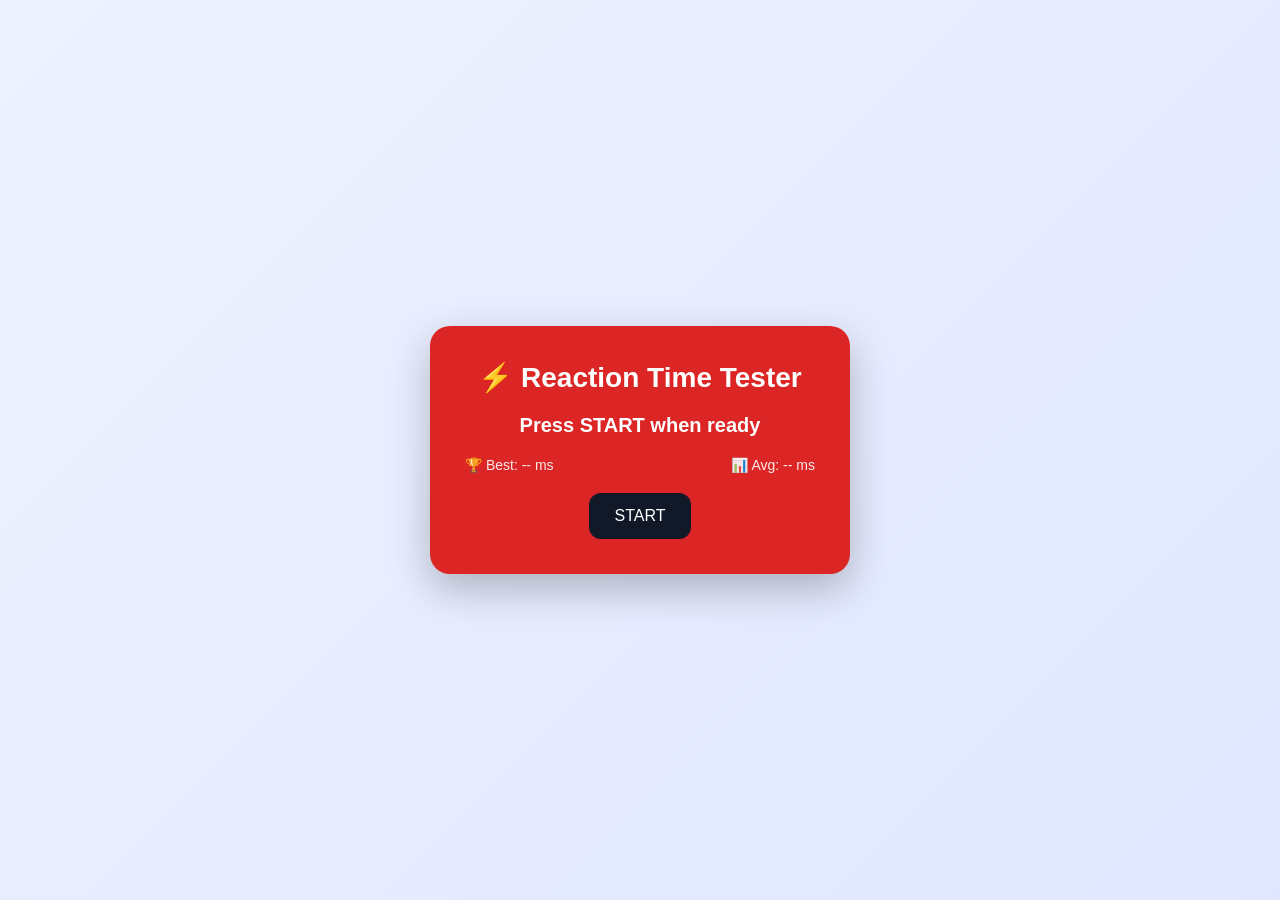
<file: reaction-time-tester/index.html>
<!DOCTYPE html>
<html lang="en">
<head>
  <meta charset="UTF-8" />
  <title>Reaction Time Tester</title>
  <link rel="stylesheet" href="style.css" />
</head>
<body>

  <div class="reaction-container">
    <div class="reaction-card" id="card">
      <h2>⚡ Reaction Time Tester</h2>

      <p id="status">Press START when ready</p>

      <div class="stats">
        <span id="best">🏆 Best: -- ms</span>
        <span id="avg">📊 Avg: -- ms</span>
      </div>

      <button id="startBtn">START</button>
    </div>
  </div>

  <script src="script.js"></script>
</body>
</html>
</file>
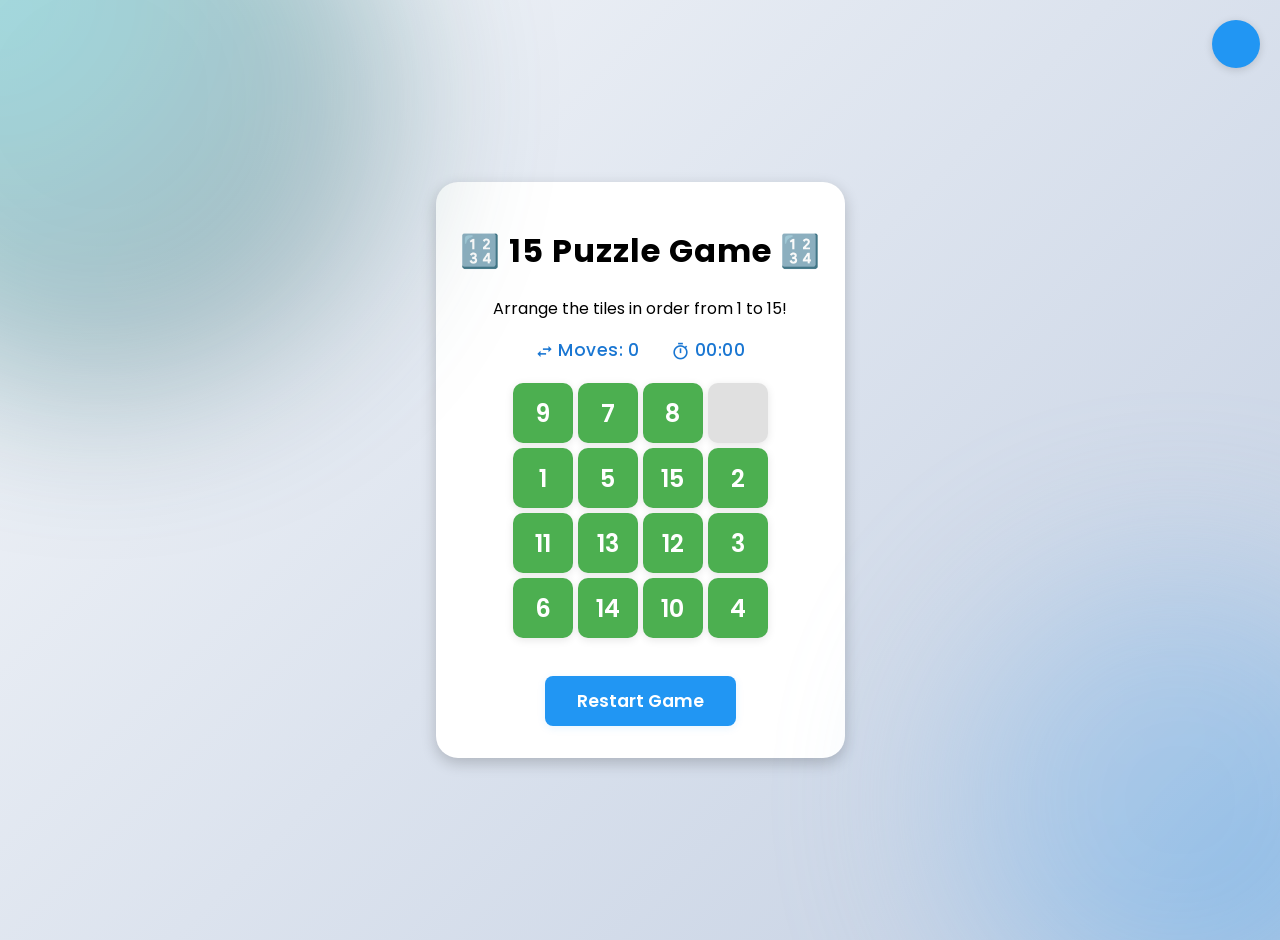
<file: projects/15 Sliding Puzzle/index.html>
<!DOCTYPE html>
<html lang="en">
  <head>
    <meta charset="UTF-8" />
    <meta name="viewport" content="width=device-width, initial-scale=1.0" />
    <title>15 Puzzle Game</title>
    <link rel="stylesheet" href="style.css" />
    <!-- Google Fonts for Material Icons and Poppins font -->
    <link
      href="https://fonts.googleapis.com/icon?family=Material+Icons"
      rel="stylesheet"
    />
    <link
      href="https://fonts.googleapis.com/css2?family=Poppins:wght@400;600;700&display=swap"
      rel="stylesheet"
    />
  </head>
  <body>
    <button id="toggle-dark" class="toggle-dark-btn">
      <span id="toggle-dark-icon" class="material-icons">dark_mode</span>
    </button>
    <div class="container">
      <h1>🔢 15 Puzzle Game 🔢</h1>
      <p>Arrange the tiles in order from 1 to 15!</p>
      <div class="game-stats">
        <span id="move-counter"
          ><span
            class="material-icons"
            style="font-size: 1.1em; vertical-align: middle"
            >swap_horiz</span
          >
          Moves: 0</span
        >
        <span id="timer"
          ><span
            class="material-icons"
            style="font-size: 1.1em; vertical-align: middle"
            >timer</span
          >
          00:00</span
        >
      </div>
      <div id="puzzle" class="puzzle"></div>
      <h2 id="message"></h2>
      <button id="restart">Restart Game</button>
      <div
        id="confetti-canvas"
        style="
          position: absolute;
          left: 0;
          top: 0;
          width: 100%;
          height: 100%;
          pointer-events: none;
          z-index: 10;
          display: none;
        "
      ></div>
    </div>

    <script src="script.js"></script>
    <script>
      // Theme toggle logic: initialize from main site, then standalone
      const toggleDarkBtn = document.getElementById("toggle-dark");
      const toggleDarkIcon = document.getElementById("toggle-dark-icon");
      const html = document.documentElement;

      function setThemeByName(theme) {
        if (theme === "dark") {
          document.body.classList.add("dark-mode");
          toggleDarkIcon.textContent = "light_mode";
        } else {
          document.body.classList.remove("dark-mode");
          toggleDarkIcon.textContent = "dark_mode";
        }
        html.setAttribute("data-theme", theme);
      }

      // Prefer gameTheme, else use main site theme
      const savedGameTheme = localStorage.getItem("gameTheme");
      const mainSiteTheme = localStorage.getItem("theme") || "light";
      const initialTheme = savedGameTheme || mainSiteTheme;
      setThemeByName(initialTheme);

      toggleDarkBtn.addEventListener("click", () => {
        const currentTheme =
          html.getAttribute("data-theme") === "dark" ? "dark" : "light";
        const newTheme = currentTheme === "dark" ? "light" : "dark";
        setThemeByName(newTheme);
        localStorage.setItem("gameTheme", newTheme);
      });
    </script>
  </body>
</html>
</file>
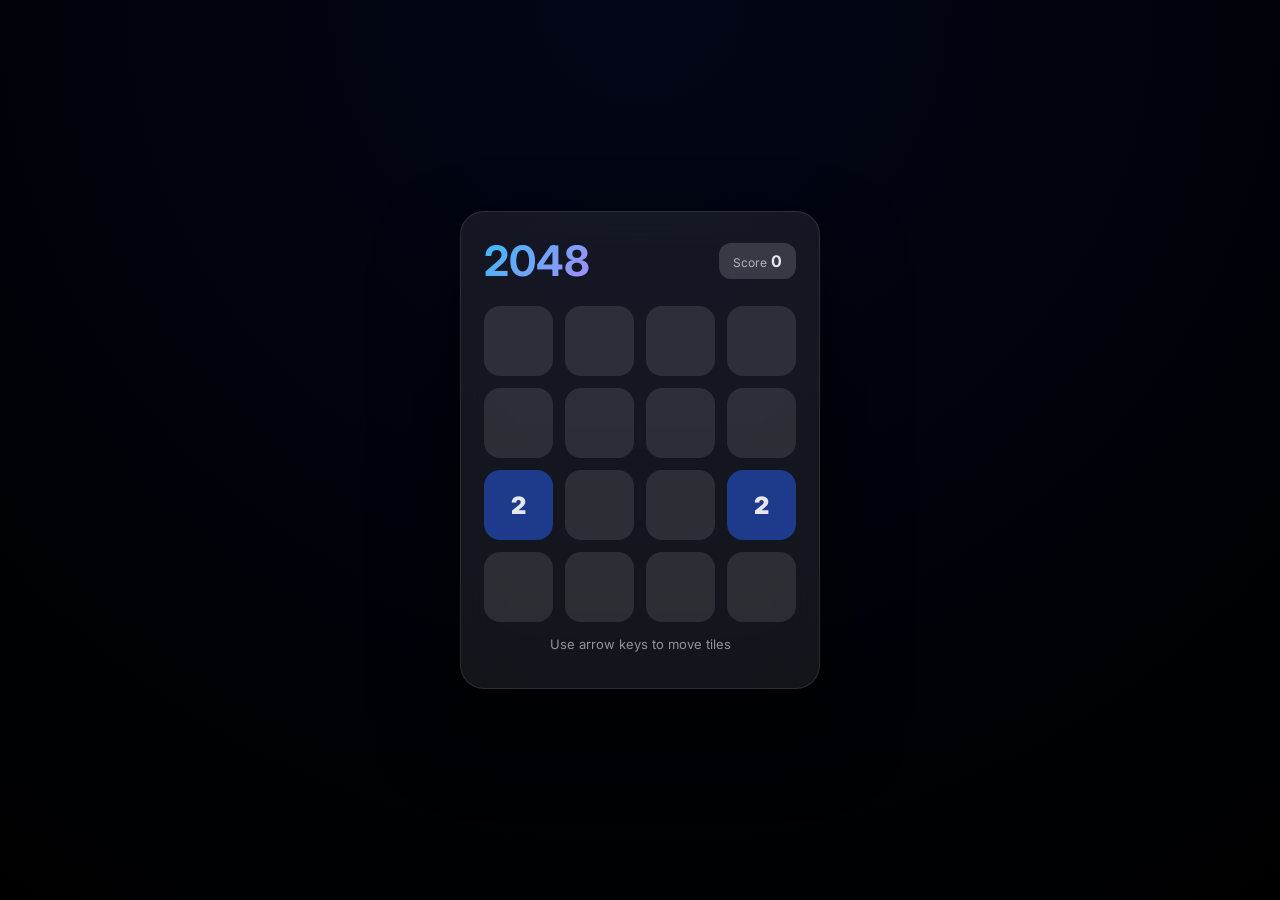
<file: projects/2048-puzzle/index.html>
<!DOCTYPE html>
<html lang="en">
<head>
  <meta charset="UTF-8" />
  <title>2048 – Luxury Edition</title>
  <link rel="stylesheet" href="style.css" />
  <link href="https://fonts.googleapis.com/css2?family=Inter:wght@500;700;900&display=swap" rel="stylesheet">
</head>
<body>

<div class="app">
  <header>
    <h1>2048</h1>
    <div class="score-box">
      <span>Score</span>
      <strong id="score">0</strong>
    </div>
  </header>

  <div class="board" id="board"></div>

  <div id="game-over" class="game-over">
    <h2>Game Over</h2>
  </div>

  <p class="hint">Use arrow keys to move tiles</p>
</div>

<script src="script.js"></script>
</body>
</html>
</file>
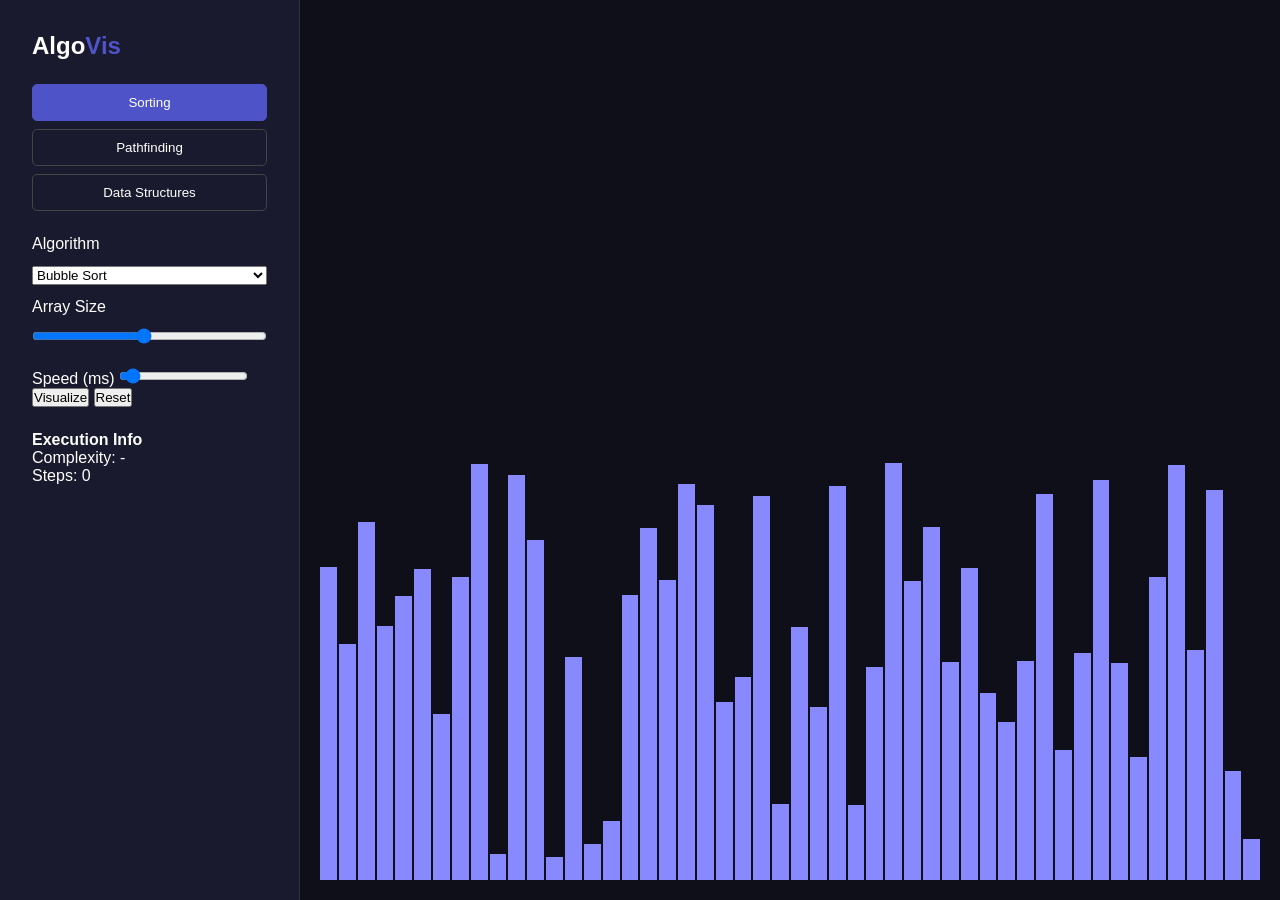
<file: projects/AlgoVis/index.html>
<!DOCTYPE html>
<html lang="en">
<head>
    <meta charset="UTF-8">
    <meta name="viewport" content="width=device-width, initial-scale=1.0">
    <title>AlgoVis | Algorithm Visualizer</title>
    <link rel="stylesheet" href="style.css">
</head>
<body>
    <div class="app-container">
        <aside class="sidebar">
            <div class="logo">
                <h2>Algo<span>Vis</span></h2>
            </div>

            <nav class="menu-tabs">
                <button class="tab-btn active" data-tab="sorting">Sorting</button>
                <button class="tab-btn" data-tab="pathfinding">Pathfinding</button>
                <button class="tab-btn" data-tab="ds">Data Structures</button>
            </nav>

            <div class="control-group" id="sorting-controls">
                <label>Algorithm</label>
                <select id="sort-algo">
                    <option value="bubble">Bubble Sort</option>
                    <option value="selection">Selection Sort</option>
                    <option value="insertion">Insertion Sort</option>
                    <option value="quick">Quick Sort</option>
                    <option value="merge">Merge Sort</option>
                </select>
                <label>Array Size</label>
                <input type="range" id="sort-size" min="5" max="100" value="50">
            </div>

            <div class="control-group hidden" id="path-controls">
                <label>Algorithm</label>
                <select id="path-algo">
                    <option value="dijkstra">Dijkstra's</option>
                    <option value="bfs">Breadth First Search</option>
                    <option value="dfs">Depth First Search</option>
                </select>
                <button id="clear-grid">Clear Walls</button>
            </div>

            <div class="settings">
                <label>Speed (ms)</label>
                <input type="range" id="speed" min="1" max="1000" value="50" step="10">
                <div class="btn-cluster">
                    <button id="start-btn" class="primary-btn">Visualize</button>
                    <button id="reset-btn">Reset</button>
                </div>
            </div>

            <div class="stats-box">
                <h4>Execution Info</h4>
                <p>Complexity: <span id="complexity-label">-</span></p>
                <p>Steps: <span id="step-counter">0</span></p>
            </div>
        </aside>

        <main class="stage">
            <div id="sorting-container" class="viz-layer"></div>
            <div id="path-container" class="viz-layer hidden"></div>
            <div id="ds-container" class="viz-layer hidden">
                <div class="ds-controls">
                    <input type="text" id="ds-input" placeholder="Value" title="Enter a value to push or enqueue">
                    <button id="stack-push" title="Push a value onto the stack">Push</button>
                    <button id="stack-pop" title="Pop a value from the stack">Pop</button>
                    <button id="queue-enq" title="Enqueue a value into the queue">Enqueue</button>
                    <button id="queue-deq" title="Dequeue a value from the queue">Dequeue</button>
                </div>
                <div id="ds-visual-area"></div>
            </div>
        </main>
    </div>
    <script src="script.js"></script>
</body>
</html>
</file>
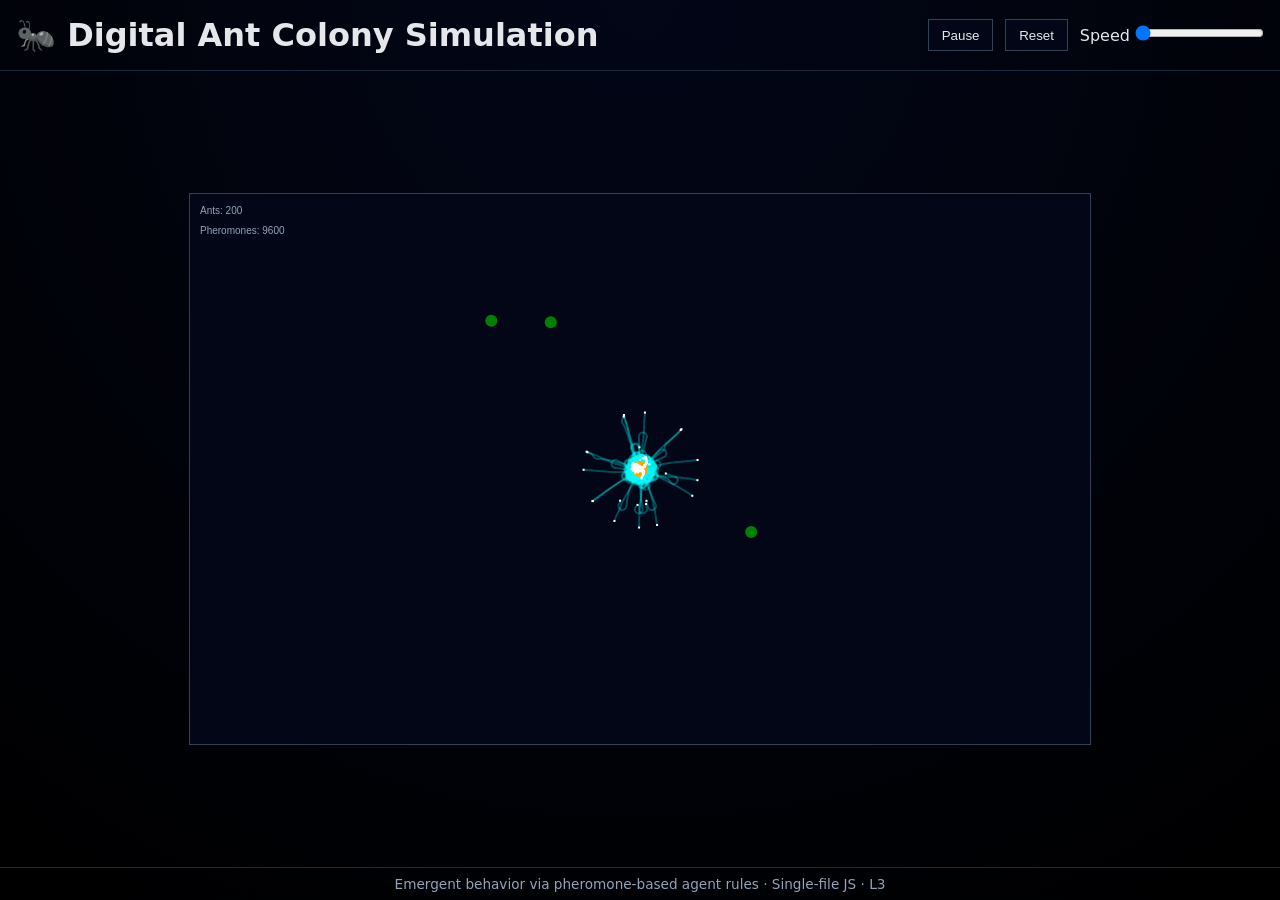
<file: projects/ant-colony-simulation/index.html>
<!DOCTYPE html>
<html lang="en">
<head>
  <meta charset="UTF-8" />
  <title>Digital Ant Colony Simulation</title>
  <link rel="stylesheet" href="style.css" />
</head>
<body>

  <header>
    <h1>🐜 Digital Ant Colony Simulation</h1>
    <div class="controls">
      <button id="toggle">Pause</button>
      <button id="reset">Reset</button>
      <label>
        Speed
        <input type="range" id="speed" min="1" max="5" value="1" />
      </label>
    </div>
  </header>

  <main>
    <canvas id="canvas"></canvas>
  </main>

  <footer>
    <p>Emergent behavior via pheromone-based agent rules · Single-file JS · L3</p>
  </footer>

  <script src="script.js"></script>
</body>
</html>
</file>
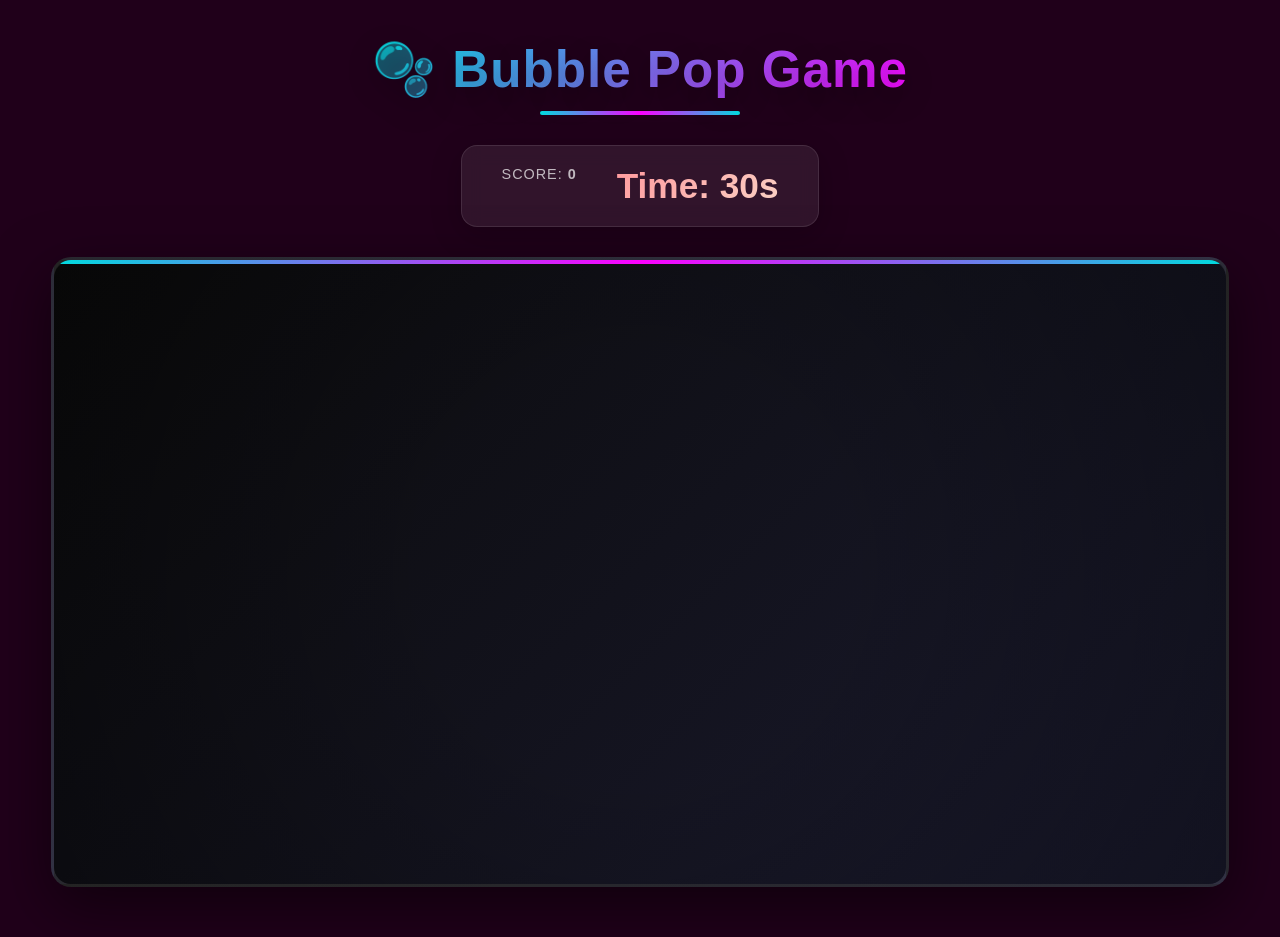
<file: projects/BubblePop/index.html>
<!DOCTYPE html>
<html lang="en">
<head>
  <meta charset="UTF-8">
  <title>Bubble Pop Game</title>
  <link rel="stylesheet" href="style.css">
</head>
<body>

<h1>🫧 Bubble Pop Game</h1>

<div class="stats">
  <span>Score: <b id="score">0</b></span>
  <span>Time: <b id="time">30</b>s</span>
</div>

<div id="gameArea"></div>

<div class="game-over" id="gameOver">
  <h2>Game Over 🎮</h2>
  <p>Your Score: <span id="finalScore"></span></p>
  <button onclick="restartGame()">Play Again</button>
</div>

<script src="script.js"></script>
</body>
</html>
</file>
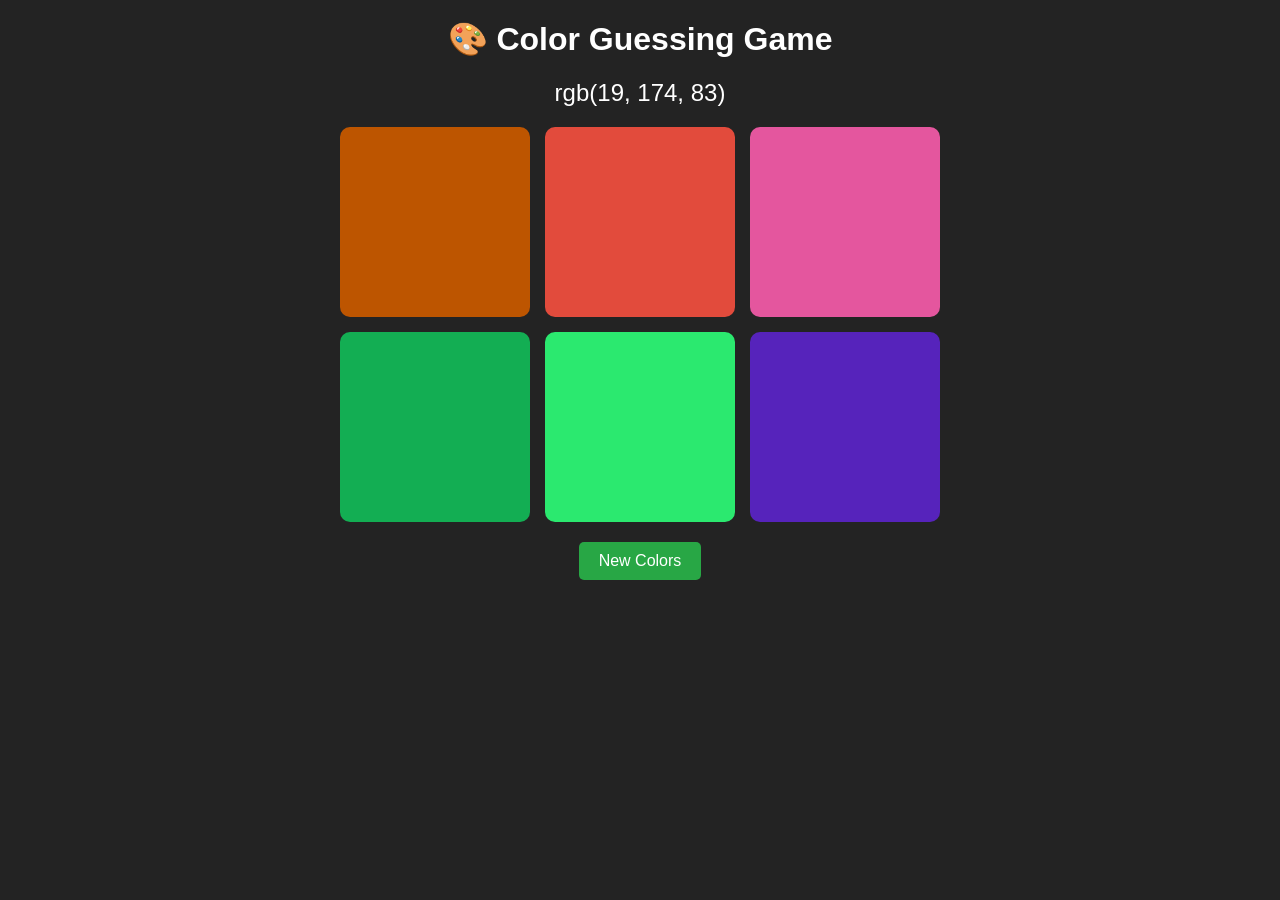
<file: projects/Color Guessing Game/index.html>
<!DOCTYPE html>
<html lang="en">
<head>
  <meta charset="UTF-8">
  <title>Color Guessing Game</title>
  <link rel="stylesheet" href="style.css">
</head>
<body>

  <h1>🎨 Color Guessing Game</h1>
  <p id="colorDisplay">RGB(?, ?, ?)</p>

  <div id="message"></div>

  <div class="container">
    <div class="color-box"></div>
    <div class="color-box"></div>
    <div class="color-box"></div>
    <div class="color-box"></div>
    <div class="color-box"></div>
    <div class="color-box"></div>
  </div>

  <button id="reset">New Colors</button>

  <script src="script.js"></script>
</body>
</html>
</file>
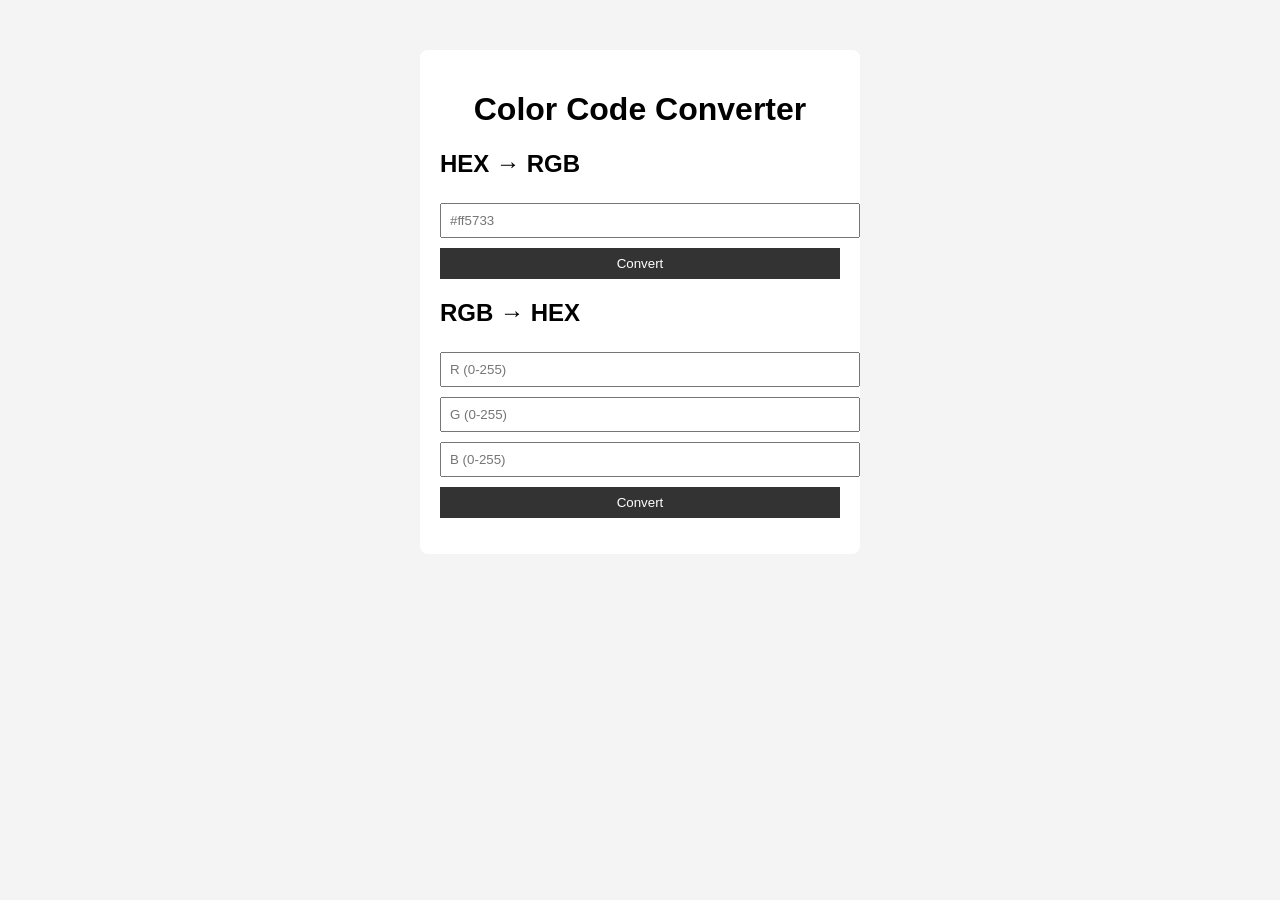
<file: projects/color-code-converter/index.html>
<!DOCTYPE html>
<html lang="en">
<head>
  <meta charset="UTF-8" />
  <title>Color Code Converter</title>
  <link rel="stylesheet" href="style.css" />
</head>
<body>

  <div class="container">
    <h1>Color Code Converter</h1>

    <div class="section">
      <h2>HEX → RGB</h2>
      <input type="text" id="hexInput" placeholder="#ff5733" />
      <button onclick="hexToRgb()">Convert</button>
      <p id="rgbOutput"></p>
    </div>

    <div class="section">
      <h2>RGB → HEX</h2>
      <input type="number" id="r" placeholder="R (0-255)" />
      <input type="number" id="g" placeholder="G (0-255)" />
      <input type="number" id="b" placeholder="B (0-255)" />
      <button onclick="rgbToHex()">Convert</button>
      <p id="hexOutput"></p>
    </div>
  </div>

  <script src="script.js"></script>
</body>
</html>
</file>
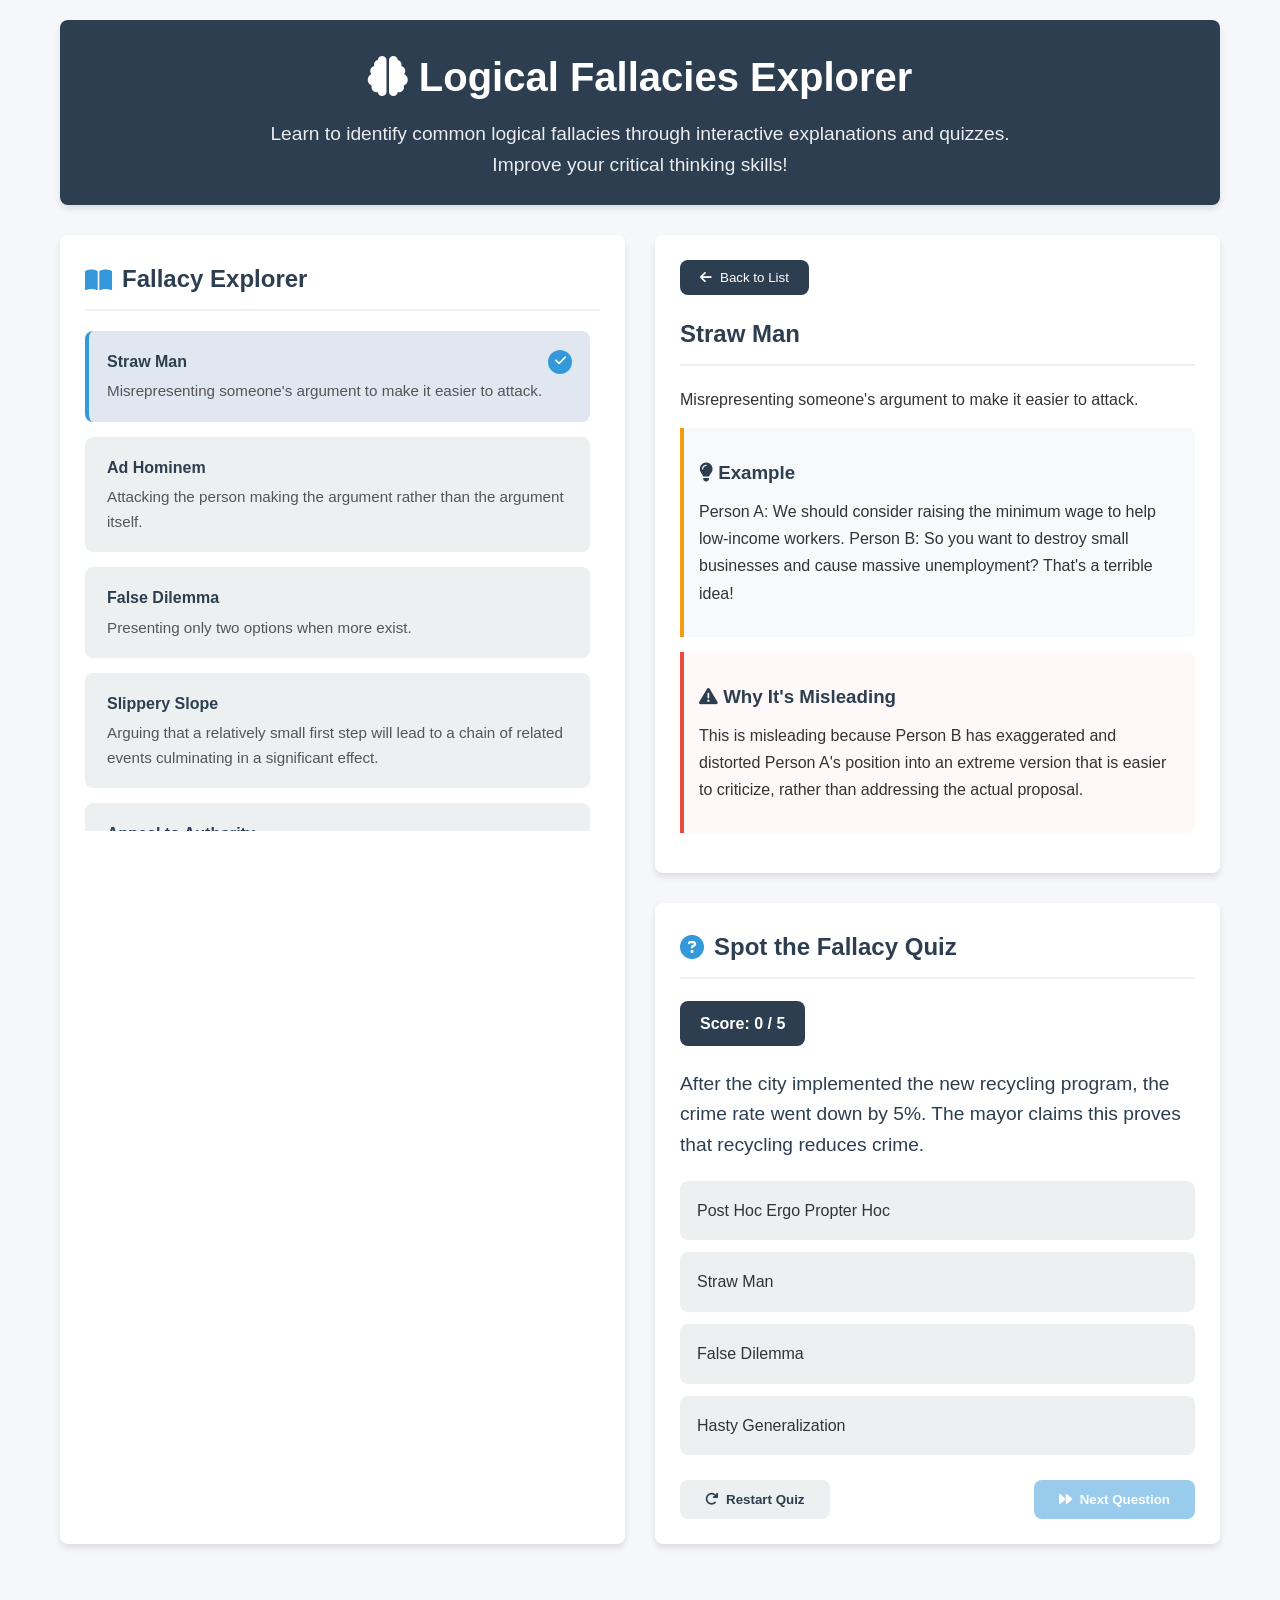
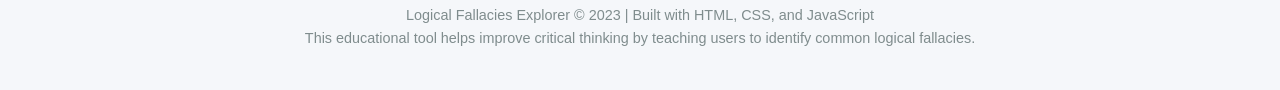
<file: projects/common-logical-fallacies-explorer/index.html>
<!DOCTYPE html>
<html lang="en">
<head>
    <meta charset="UTF-8">
    <meta name="viewport" content="width=device-width, initial-scale=1.0">
    <title>Logical Fallacies Explorer</title>
    <link rel="stylesheet" href="https://cdnjs.cloudflare.com/ajax/libs/font-awesome/6.4.0/css/all.min.css">
    <link rel="stylesheet" href="style.css">
</head>
<body>
    <div class="container">
        <header>
            <h1><i class="fas fa-brain"></i> Logical Fallacies Explorer</h1>
            <p class="subtitle">Learn to identify common logical fallacies through interactive explanations and quizzes. Improve your critical thinking skills!</p>
        </header>
        
        <div class="app-container">
            <section class="explorer-section">
                <h2><i class="fas fa-book-open"></i> Fallacy Explorer</h2>
                <div class="fallacy-list" id="fallacyList">
                    <!-- Fallacies will be dynamically generated here -->
                </div>
            </section>
            
            <div class="details-quiz-container">
                <section class="detail-section">
                    <button class="back-button" id="backButton">
                        <i class="fas fa-arrow-left"></i> Back to List
                    </button>
                    
                    <div class="detail-view" id="detailView">
                        <div class="detail-content">
                            <h2 id="detailTitle">Select a Fallacy to Learn More</h2>
                            <p id="detailDescription">Click on any fallacy in the explorer to see detailed information, examples, and explanations about why it's misleading.</p>
                            
                            <div class="example-box" id="detailExample">
                                <h3><i class="fas fa-lightbulb"></i> Example</h3>
                                <p>Examples will appear here when you select a fallacy.</p>
                            </div>
                            
                            <div class="misleading-box" id="detailMisleading">
                                <h3><i class="fas fa-exclamation-triangle"></i> Why It's Misleading</h3>
                                <p>This section will explain why the selected fallacy is problematic when you select one from the list.</p>
                            </div>
                        </div>
                    </div>
                </section>
                
                <section class="quiz-section">
                    <h2><i class="fas fa-question-circle"></i> Spot the Fallacy Quiz</h2>
                    
                    <div class="quiz-header">
                        <div class="score-display">
                            Score: <span id="scoreValue">0</span> / <span id="totalQuestions">5</span>
                        </div>
                        <div class="progress-container">
                            <div class="progress-bar">
                                <div class="progress-fill" id="progressFill"></div>
                            </div>
                        </div>
                    </div>
                    
                    <div class="question-container">
                        <p class="question-text" id="questionText">Loading quiz questions...</p>
                        
                        <div class="options-container" id="optionsContainer">
                            <!-- Options will be dynamically generated here -->
                        </div>
                        
                        <div class="feedback-container" id="feedbackContainer">
                            <p id="feedbackText"></p>
                        </div>
                    </div>
                    
                    <div class="quiz-controls">
                        <button class="quiz-button restart-button" id="restartQuiz">
                            <i class="fas fa-redo"></i> Restart Quiz
                        </button>
                        <button class="quiz-button next-button" id="nextQuestion" disabled>
                            <i class="fas fa-forward"></i> Next Question
                        </button>
                    </div>
                    
                    <div class="performance-feedback" id="performanceFeedback">
                        <!-- Performance feedback will appear here -->
                    </div>
                </section>
            </div>
        </div>
        
        <footer>
            <p>Logical Fallacies Explorer &copy; 2023 | Built with HTML, CSS, and JavaScript</p>
            <p>This educational tool helps improve critical thinking by teaching users to identify common logical fallacies.</p>
        </footer>
    </div>

    <script src="script.js"></script>
</body>
</html>
</file>
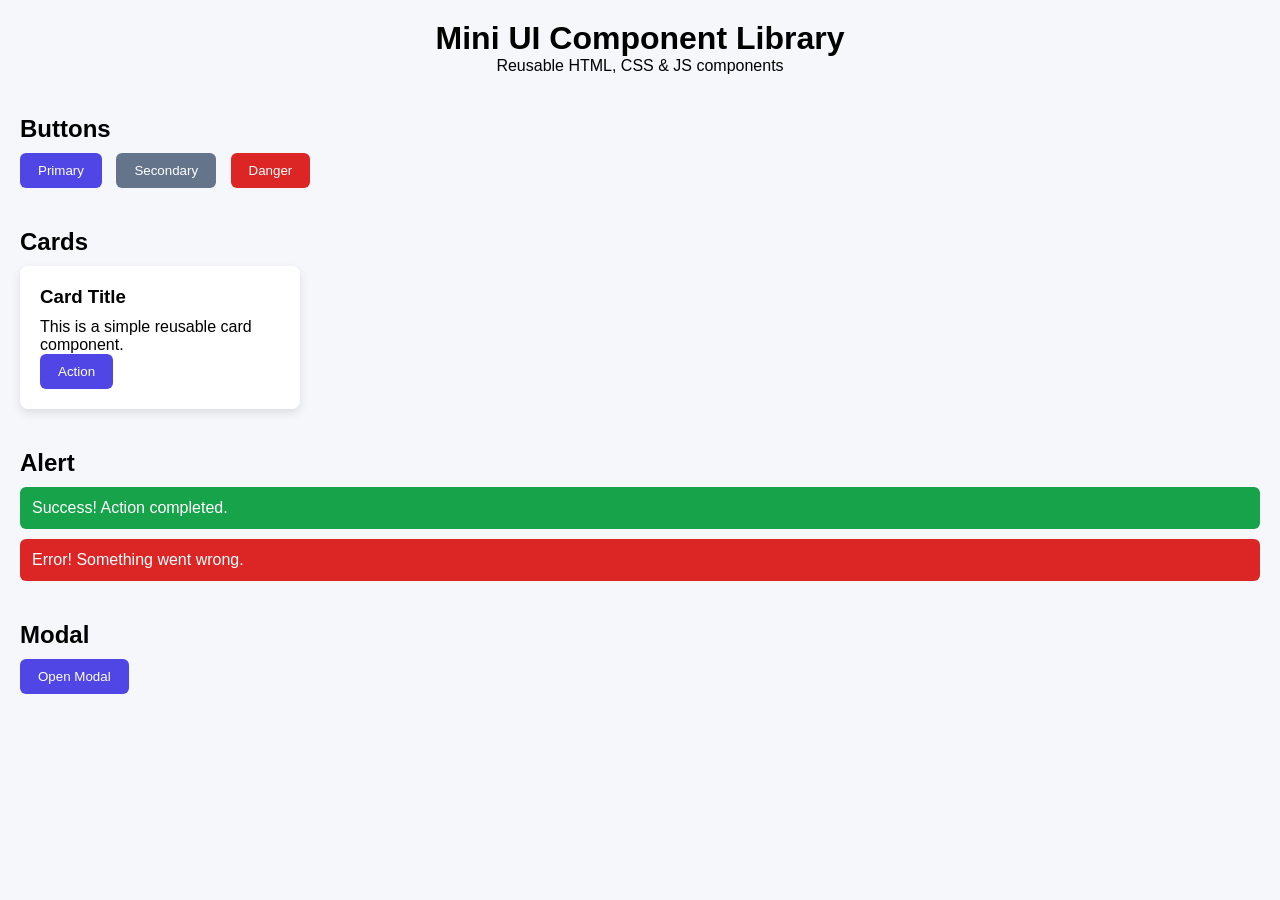
<file: projects/ComponentUI/index.html>
<!DOCTYPE html>
<html lang="en">
<head>
  <meta charset="UTF-8" />
  <meta name="viewport" content="width=device-width, initial-scale=1.0"/>
  <title>Mini UI Component Library</title>
  <link rel="stylesheet" href="style.css" />
</head>
<body>

  <header class="header">
    <h1>Mini UI Component Library</h1>
    <p>Reusable HTML, CSS & JS components</p>
  </header>

  <section class="section">
    <h2>Buttons</h2>
    <button class="btn primary">Primary</button>
    <button class="btn secondary">Secondary</button>
    <button class="btn danger">Danger</button>
  </section>

  <section class="section">
    <h2>Cards</h2>
    <div class="card">
      <h3>Card Title</h3>
      <p>This is a simple reusable card component.</p>
      <button class="btn primary">Action</button>
    </div>
  </section>

  <section class="section">
    <h2>Alert</h2>
    <div class="alert success">Success! Action completed.</div>
    <div class="alert error">Error! Something went wrong.</div>
  </section>

  <section class="section">
    <h2>Modal</h2>
    <button class="btn primary" id="openModal">Open Modal</button>
  </section>

  <!-- Modal -->
  <div class="modal" id="modal">
    <div class="modal-content">
      <span class="close" id="closeModal">&times;</span>
      <h3>Modal Title</h3>
      <p>This is a reusable modal component.</p>
    </div>
  </div>

  <script src="script.js"></script>
</body>
</html>
</file>
<file: reaction-time-tester/style.css>
/* Reset */
* {
  margin: 0;
  padding: 0;
  box-sizing: border-box;
}

/* Page */
body {
  min-height: 100vh;
  font-family: Arial, sans-serif;
  background: linear-gradient(135deg, #eef2ff, #e0e7ff);
}

/* Center */
.reaction-container {
  min-height: 100vh;
  display: flex;
  justify-content: center;
  align-items: center;
}

/* Card */
.reaction-card {
  width: 420px;
  padding: 35px;
  border-radius: 20px;
  text-align: center;
  color: white;
  background: #dc2626;
  box-shadow: 0 15px 40px rgba(0,0,0,0.25);
  cursor: pointer;
  user-select: none;
  transition: background-color 0.3s ease;
}

/* Shake animation */
.shake {
  animation: shake 0.3s;
}

@keyframes shake {
  0% { transform: translateX(0); }
  25% { transform: translateX(-5px); }
  50% { transform: translateX(5px); }
  75% { transform: translateX(-5px); }
  100% { transform: translateX(0); }
}

/* Title */
.reaction-card h2 {
  font-size: 28px;
  margin-bottom: 15px;
}

/* Status */
#status {
  font-size: 20px;
  margin: 20px 0;
  font-weight: 600;
}

/* Stats */
.stats {
  display: flex;
  justify-content: space-between;
  font-size: 14px;
  opacity: 0.9;
  margin-bottom: 20px;
}

/* Button */
button {
  padding: 14px 26px;
  font-size: 16px;
  border-radius: 12px;
  border: none;
  background: #111827;
  color: white;
  cursor: pointer;
}

button:hover {
  background: black;
}
</file>
<file: projects/15 Sliding Puzzle/style.css>
/* Game stats bar */
.game-stats {
  display: flex;
  justify-content: center;
  gap: 32px;
  margin-bottom: 10px;
  font-size: 1.08rem;
  font-family: "Poppins", Arial, sans-serif;
  font-weight: 500;
  color: #1976d2;
  letter-spacing: 0.5px;
}
.dark-mode .game-stats {
  color: #00adb5;
}

/* Confetti canvas placeholder (for future animation) */
#confetti-canvas {
  pointer-events: none;
  z-index: 10;
}
/* Modern style for Restart Game button */
.container #restart {
  padding: 12px 32px;
  font-size: 1.1rem;
  border: none;
  border-radius: 8px;
  background-color: var(--button-bg);
  color: var(--button-color);
  cursor: pointer;
  font-family: "Poppins", Arial, sans-serif;
  font-weight: 600;
  margin-top: 18px;
  margin-bottom: 0;
  box-shadow: 0 2px 8px rgba(33, 150, 243, 0.1);
  transition: background 0.18s, color 0.18s, box-shadow 0.18s;
  outline: none;
  z-index: 2;
  display: inline-block;
}
.container #restart:hover {
  background-color: var(--button-hover-bg);
  color: #fff;
  box-shadow: 0 6px 18px rgba(33, 150, 243, 0.18);
}
body {
  font-family: "Poppins", Arial, sans-serif;
  text-align: center;
  padding: 20px;
  margin: 0;
  min-height: 100vh;
  display: flex;
  justify-content: center; /* Horizontal center */
  align-items: center; /* Vertical center */
  /* Color variables */
  --bg-gradient: linear-gradient(135deg, #f5f7fa, #c3cfe2);
  --container-bg: #fff;
  --container-shadow: 0 5px 15px rgba(0, 0, 0, 0.2);
  --tile-bg: #4caf50;
  --tile-color: #fff;
  --tile-empty-bg: #e0e0e0;
  --button-bg: #2196f3;
  --button-hover-bg: #1976d2;
  --button-color: #fff;
  background: var(--bg-gradient);
  position: relative;
  overflow: hidden;
}

/* Animated background blobs */
body::before,
body::after {
  content: "";
  position: fixed;
  z-index: 0;
  border-radius: 50%;
  filter: blur(80px);
  opacity: 0.35;
  pointer-events: none;
  transition: opacity 0.5s;
}
body::before {
  width: 600px;
  height: 600px;
  left: -200px;
  top: -200px;
  background: radial-gradient(circle at 30% 30%, #00adb5 0%, #393e46 100%);
  animation: blobMove1 18s ease-in-out infinite alternate;
}
body::after {
  width: 500px;
  height: 500px;
  right: -150px;
  bottom: -150px;
  background: radial-gradient(circle at 70% 70%, #2196f3 0%, #c3cfe2 100%);
  animation: blobMove2 22s ease-in-out infinite alternate;
}

@keyframes blobMove1 {
  0% {
    transform: translateY(0) scale(1);
  }
  100% {
    transform: translateY(60px) scale(1.15);
  }
}
@keyframes blobMove2 {
  0% {
    transform: translateY(0) scale(1);
  }
  100% {
    transform: translateY(-40px) scale(1.1);
  }
}
/* Toggle dark mode button styles */
.toggle-dark-btn {
  position: absolute;
  top: 20px;
  right: 20px;
  width: 48px;
  height: 48px;
  background: #2196f3;
  border: none;
  outline: none;
  cursor: pointer;
  font-size: 2rem;
  z-index: 100;
  color: #fff;
  border-radius: 50%;
  display: flex;
  align-items: center;
  justify-content: center;
  box-shadow: 0 2px 8px rgba(0, 0, 0, 0.15);
  transition: background 0.2s, color 0.2s;
}
.toggle-dark-btn:hover {
  background: #1976d2;
}
.dark-mode .toggle-dark-btn {
  background: #393e46;
  color: #fff;
}
.dark-mode .toggle-dark-btn:hover {
  background: #222831;
}

.container {
  max-width: 400px;
  margin: auto;
  background: var(--container-bg);
  padding: 24px 24px 32px 24px;
  border-radius: 22px;
  box-shadow: var(--container-shadow);
}

.puzzle {
  display: grid;
  grid-template-columns: repeat(4, 60px);
  grid-gap: 5px;
  justify-content: center;
  margin: 20px 0;
}

.tile {
  width: 60px;
  height: 60px;
  background: var(--tile-bg);
  color: var(--tile-color);
  display: flex;
  justify-content: center;
  align-items: center;
  font-family: "Poppins", Arial, sans-serif;
  font-weight: 600;
  font-size: 1.5rem;
  border-radius: 10px;
  cursor: pointer;
  user-select: none;
  transition: all 0.2s cubic-bezier(0.4, 2, 0.3, 1);
}

.tile.empty {
  background: var(--tile-empty-bg);
  cursor: default;
}

.tile {
  width: 60px;
  height: 60px;
  background: var(--tile-bg);
  color: var(--tile-color);
  display: flex;
  justify-content: center;
  align-items: center;
  font-family: "Poppins", Arial, sans-serif;
  font-weight: 600;
  font-size: 1.5rem;
  border-radius: 10px;
  cursor: pointer;
  user-select: none;
  box-shadow: 0 2px 8px rgba(0, 0, 0, 0.1);
  transition: transform 0.18s cubic-bezier(0.4, 2, 0.3, 1),
    box-shadow 0.18s cubic-bezier(0.4, 2, 0.3, 1);
  z-index: 1;
}
.tile:not(.empty):hover {
  transform: scale(1.08) translateY(-2px);
  box-shadow: 0 6px 18px rgba(33, 150, 243, 0.18);
}
.tile:not(.empty):active {
  transform: scale(0.97);
  box-shadow: 0 2px 8px rgba(33, 150, 243, 0.1);
}

/* Fix dark mode and button styles */
.dark-mode {
  --bg-gradient: linear-gradient(135deg, #181c22 0%, #232526 100%);
  --container-bg: #23272f;
  --container-shadow: 0 5px 24px rgba(0, 0, 0, 0.7);
  --tile-bg: #4caf50;
  --tile-color: #fff;
  --tile-empty-bg: #393e46;
  --button-bg: #00adb5;
  --button-hover-bg: #008891;
  --button-color: #eeeeee;
  --blob1: radial-gradient(circle at 30% 30%, #232526 0%, #181c22 100%);
  --blob2: radial-gradient(circle at 70% 70%, #232526 0%, #181c22 100%);
}

/* White heading and subtext in dark mode */
.container h1 {
  font-family: "Poppins", Arial, sans-serif;
  font-weight: 700;
  letter-spacing: 1px;
}
.container p {
  font-family: "Poppins", Arial, sans-serif;
  font-weight: 400;
}
.dark-mode .container h1,
.dark-mode .container p {
  color: #fff;
}

h2 {
  margin: 10px 0;
}

/* Mobile responsiveness */
@media (max-width: 400px) {
  .puzzle {
    grid-template-columns: repeat(4, 40px);
    grid-gap: 4px;
  }
  .tile {
    width: 40px;
    height: 40px;
    font-size: 1rem;
  }
}
</file>
<file: projects/2048-puzzle/style.css>
* {
  box-sizing: border-box;
}

body {
  margin: 0;
  height: 100vh;
  background: radial-gradient(circle at top, #020617, #000);
  display: flex;
  justify-content: center;
  align-items: center;
  font-family: 'Inter', sans-serif;
  color: #e5e7eb;
}

.app {
  width: 360px;
  padding: 24px;
  border-radius: 24px;
  background: rgba(255,255,255,0.08);
  backdrop-filter: blur(20px);
  box-shadow:
    0 40px 80px rgba(0,0,0,0.7),
    inset 0 0 0 1px rgba(255,255,255,0.1);
  position: relative;
}

header {
  display: flex;
  justify-content: space-between;
  align-items: center;
}

h1 {
  font-size: 42px;
  margin: 0;
  background: linear-gradient(135deg, #38bdf8, #a78bfa);
  -webkit-background-clip: text;
  -webkit-text-fill-color: transparent;
}

.score-box {
  background: rgba(255,255,255,0.15);
  padding: 8px 14px;
  border-radius: 12px;
  text-align: center;
}

.score-box span {
  font-size: 12px;
  opacity: 0.7;
}

.board {
  margin-top: 20px;
  display: grid;
  grid-template-columns: repeat(4, 1fr);
  gap: 12px;
}

.tile {
  height: 70px;
  border-radius: 16px;
  display: flex;
  justify-content: center;
  align-items: center;
  font-weight: 900;
  font-size: 24px;
  transition: transform 0.2s ease, background 0.2s ease;
}

.tile.new {
  animation: pop 0.3s ease;
}

@keyframes pop {
  0% { transform: scale(0.5); }
  100% { transform: scale(1); }
}

.tile[data-value="0"] {
  background: rgba(255,255,255,0.1);
}

.tile[data-value="2"] { background: #1e3a8a; }
.tile[data-value="4"] { background: #2563eb; }
.tile[data-value="8"] { background: #7c3aed; }
.tile[data-value="16"] { background: #9333ea; }
.tile[data-value="32"] { background: #c026d3; }
.tile[data-value="64"] { background: #db2777; }
.tile[data-value="128"] { background: #f97316; }
.tile[data-value="256"] { background: #facc15; color: #000; }
.tile[data-value="512"] { background: #4ade80; color: #000; }
.tile[data-value="1024"] { background: #22d3ee; color: #000; }
.tile[data-value="2048"] {
  background: linear-gradient(135deg, gold, orange);
  color: #000;
}

.hint {
  margin-top: 14px;
  font-size: 13px;
  opacity: 0.6;
  text-align: center;
}

.game-over {
  position: absolute;
  top: 50%;
  left: 50%;
  transform: translate(-50%, -50%);
  background: rgba(0, 0, 0, 0.8);
  color: white;
  padding: 20px;
  border-radius: 10px;
  text-align: center;
  font-size: 24px;
  font-weight: bold;
  display: none;
  z-index: 10;
}

.game-over.show {
  display: block;
}
</file>
<file: projects/AlgoVis/style.css>
:root {
    --bg-dark: #0f0f1a;
    --sidebar-bg: #1a1a2e;
    --accent: #4e54c8;
    --text: #ffffff;
    --bar-default: #8888ff;
    --bar-compare: #ff4d4d;
    --bar-sorted: #4caf50;
    --node-wall: #333;
    --node-visited: rgba(0, 190, 218, 0.75);
    --node-path: #ffcc00;
}

* { box-sizing: border-box; margin: 0; padding: 0; font-family: 'Segoe UI', sans-serif; }

body { background: var(--bg-dark); color: var(--text); overflow: hidden; }

.app-container { display: flex; height: 100vh; }

/* Sidebar */
.sidebar {
    width: 300px;
    background: var(--sidebar-bg);
    padding: 2rem;
    display: flex;
    flex-direction: column;
    gap: 1.5rem;
    border-right: 1px solid #333;
}

.logo h2 span { color: var(--accent); }

.menu-tabs { display: flex; flex-direction: column; gap: 0.5rem; }
.tab-btn {
    background: transparent;
    border: 1px solid #444;
    color: white;
    padding: 10px;
    cursor: pointer;
    border-radius: 5px;
    transition: 0.3s;
}
.tab-btn.active { background: var(--accent); border-color: var(--accent); }

.control-group { display: flex; flex-direction: column; gap: 0.8rem; }
.hidden { display: none !important; }

/* Button Hover Effects */
.tab-btn:hover {
    background: var(--accent);
    color: #fff;
    transform: scale(1.05);
}

.primary-btn:hover {
    background: #3b3bff;
    color: #fff;
    transform: scale(1.05);
}

/* Stage */
.stage { flex: 1; position: relative; padding: 20px; display: flex; justify-content: center; align-items: flex-end; }

/* Sorting Bars */
#sorting-container {
    display: flex;
    align-items: flex-end;
    gap: 2px;
    width: 100%;
    height: 80%;
}
.bar { background: var(--bar-default); transition: height 0.1s ease; flex: 1; }

/* Pathfinding Grid */
#path-container {
    display: grid;
    grid-template-columns: repeat(40, 20px);
    grid-template-rows: repeat(25, 20px);
    gap: 1px;
    background: #222;
}
.node { width: 20px; height: 20px; background: white; border: 1px solid #eee; }
.node-wall { background: var(--node-wall); border: none; }
.node-start { background: green; }
.node-end { background: red; }
.node-visited { animation: visitedAnim 0.3s forwards; }
.node-path { background: var(--node-path); }

@keyframes visitedAnim {
    0% { transform: scale(0.3); background-color: rgba(0, 0, 66, 0.75); border-radius: 100%; }
    100% { transform: scale(1); background-color: var(--node-visited); }
}

/* Data Structures */
#ds-visual-area { display: flex; flex-direction: column-reverse; align-items: center; gap: 10px; margin-top: 50px; }
.ds-item { width: 100px; height: 40px; background: var(--accent); border: 2px solid white; display: flex; justify-content: center; align-items: center; animation: slideIn 0.3s forwards; }

@keyframes slideIn { from { transform: translateY(-100px); opacity: 0; } to { transform: translateY(0); opacity: 1; } }

/* Responsive Design */
@media (max-width: 768px) {
    .app-container {
        flex-direction: column;
    }

    .sidebar {
        width: 100%;
        border-right: none;
        border-bottom: 1px solid #333;
    }

    .stage {
        height: calc(100vh - 300px);
    }

    #sorting-container {
        height: 60%;
    }
}
</file>
<file: projects/ant-colony-simulation/style.css>
* {
  box-sizing: border-box;
  margin: 0;
  padding: 0;
}

body {
  background: radial-gradient(circle at top, #020617, #000);
  color: #e5e7eb;
  font-family: system-ui, sans-serif;
  display: flex;
  flex-direction: column;
  min-height: 100vh;
}

header {
  padding: 1rem;
  border-bottom: 1px solid #1e293b;
  display: flex;
  justify-content: space-between;
  align-items: center;
}

.controls {
  display: flex;
  gap: 0.75rem;
  align-items: center;
}

button {
  background: #020617;
  color: #e5e7eb;
  border: 1px solid #334155;
  padding: 0.45rem 0.8rem;
  cursor: pointer;
}

button:hover {
  border-color: #38bdf8;
}

main {
  flex: 1;
  display: flex;
  justify-content: center;
  align-items: center;
}

canvas {
  border: 1px solid #334155;
  background: #020617;
}

footer {
  padding: 0.5rem;
  text-align: center;
  font-size: 0.85rem;
  border-top: 1px solid #1e293b;
  color: #94a3b8;
}
</file>
<file: projects/BubblePop/style.css>
* {
  margin: 0;
  padding: 0;
  box-sizing: border-box;
  font-family: 'Poppins', -apple-system, BlinkMacSystemFont, 'Segoe UI', Arial, sans-serif;
}

body {
  background-color: rgb(32, 0, 26);
  min-height: 100vh;
  display: flex;
  flex-direction: column;
  align-items: center;
  justify-content: center;
  color: white;
  padding: 20px;
  overflow-x: hidden;
}

h1 {
  margin: 20px 0 30px;
  font-size: 3.2rem;
  font-weight: 800;
  background: linear-gradient(135deg, #00dbde 0%, #fc00ff 100%);
  -webkit-background-clip: text;
  -webkit-text-fill-color: transparent;
  background-clip: text;
  text-shadow: 0 10px 30px rgba(0, 0, 0, 0.3);
  letter-spacing: 1px;
  position: relative;
  padding-bottom: 15px;
}

h1::after {
  content: '';
  position: absolute;
  bottom: 0;
  left: 50%;
  transform: translateX(-50%);
  width: 200px;
  height: 4px;
  background: linear-gradient(90deg, #00dbde, #fc00ff, #00dbde);
  border-radius: 2px;
}

.stats {
  display: flex;
  justify-content: center;
  gap: 40px;
  margin-bottom: 30px;
  font-size: 1.3rem;
  background: rgba(255, 255, 255, 0.08);
  backdrop-filter: blur(10px);
  padding: 20px 40px;
  border-radius: 16px;
  border: 1px solid rgba(255, 255, 255, 0.1);
  box-shadow: 0 8px 32px rgba(0, 0, 0, 0.2);
}

.stats div {
  display: flex;
  flex-direction: column;
  align-items: center;
  gap: 8px;
}

.stats span:first-child {
  font-size: 0.9rem;
  color: rgba(255, 255, 255, 0.7);
  font-weight: 500;
  letter-spacing: 1px;
  text-transform: uppercase;
}

.stats span:last-child {
  font-size: 2.2rem;
  font-weight: 700;
  background: linear-gradient(135deg, #ff9a9e 0%, #fad0c4 100%);
  -webkit-background-clip: text;
  -webkit-text-fill-color: transparent;
  background-clip: text;
}

#gameArea {
  width: 95%;
  max-width: 1200px;
  height: 70vh;
  min-height: 500px;
  margin: 0 auto 30px;
  background: linear-gradient(135deg, #0a0a0a 0%, #1a1a2e 100%);
  border-radius: 20px;
  position: relative;
  overflow: hidden;
  border: 3px solid rgba(255, 255, 255, 0.1);
  box-shadow: 
    0 20px 60px rgba(0, 0, 0, 0.5),
    inset 0 1px 0 rgba(255, 255, 255, 0.1);
}

#gameArea::before {
  content: '';
  position: absolute;
  top: 0;
  left: 0;
  right: 0;
  height: 4px;
  background: linear-gradient(90deg, #00dbde, #fc00ff, #00dbde);
  z-index: 10;
}

/* Bubble Enhanced */
.bubble {
  position: absolute;
  bottom: -80px;
  border-radius: 50%;
  animation: floatUp linear forwards;
  cursor: pointer;
  transition: transform 0.2s ease;
  filter: drop-shadow(0 5px 15px rgba(0, 0, 0, 0.3));
  z-index: 2;
}

.bubble::before {
  content: '';
  position: absolute;
  top: 20%;
  left: 20%;
  width: 30%;
  height: 30%;
  border-radius: 50%;
  background: rgba(255, 255, 255, 0.3);
  filter: blur(2px);
}

.bubble:hover {
  transform: scale(1.05);
  filter: brightness(1.2) drop-shadow(0 8px 20px rgba(255, 255, 255, 0.2));
}

/* Bubble glow effect for special bubbles */
.bubble.glow {
  animation: glowPulse 2s infinite alternate;
  box-shadow: 0 0 30px rgba(255, 215, 0, 0.5);
}

@keyframes floatUp {
  0% {
    transform: translateY(0) rotate(0deg);
    opacity: 0.8;
  }
  50% {
    transform: translateY(-400px) rotate(180deg);
    opacity: 1;
  }
  100% {
    transform: translateY(-800px) rotate(360deg);
    opacity: 0;
  }
}

/* Enhanced Pop animation */
.pop {
  animation: pop 0.4s cubic-bezier(0.175, 0.885, 0.32, 1.275) forwards;
}

@keyframes pop {
  0% {
    transform: scale(1);
    opacity: 1;
    filter: brightness(1);
  }
  50% {
    transform: scale(1.3);
    opacity: 0.7;
    filter: brightness(1.5);
  }
  100% {
    transform: scale(0);
    opacity: 0;
    filter: brightness(2);
  }
}

@keyframes glowPulse {
  from {
    box-shadow: 0 0 20px rgba(255, 215, 0, 0.5);
  }
  to {
    box-shadow: 0 0 40px rgba(255, 215, 0, 0.8);
  }
}

/* Particle effect for popping */
.particle {
  position: absolute;
  width: 8px;
  height: 8px;
  border-radius: 50%;
  background: currentColor;
  pointer-events: none;
  animation: particleBurst 1s forwards;
}

@keyframes particleBurst {
  0% {
    transform: translate(0, 0) scale(1);
    opacity: 1;
  }
  100% {
    transform: translate(var(--tx), var(--ty)) scale(0);
    opacity: 0;
  }
}

/* Enhanced Game Over Popup */
.game-over {
  position: fixed;
  top: 50%;
  left: 50%;
  transform: translate(-50%, -50%) scale(0);
  background: linear-gradient(135deg, rgba(30, 30, 40, 0.95), rgba(20, 20, 30, 0.98));
  backdrop-filter: blur(20px);
  padding: 50px 60px;
  border-radius: 25px;
  transition: transform 0.6s cubic-bezier(0.68, -0.55, 0.265, 1.55);
  text-align: center;
  min-width: 500px;
  max-width: 90vw;
  border: 2px solid rgba(255, 255, 255, 0.1);
  box-shadow: 
    0 30px 80px rgba(0, 0, 0, 0.6),
    inset 0 1px 0 rgba(255, 255, 255, 0.1);
  z-index: 1000;
  opacity: 0;
}

.game-over.show {
  transform: translate(-50%, -50%) scale(1);
  opacity: 1;
}

.game-over h2 {
  font-size: 3rem;
  margin-bottom: 10px;
  background: linear-gradient(135deg, #ff416c 0%, #ff4b2b 100%);
  -webkit-background-clip: text;
  -webkit-text-fill-color: transparent;
  background-clip: text;
}

.game-over p {
  font-size: 1.3rem;
  color: rgba(255, 255, 255, 0.8);
  margin-bottom: 30px;
  line-height: 1.6;
}

.game-over .final-stats {
  display: grid;
  grid-template-columns: repeat(2, 1fr);
  gap: 20px;
  margin: 30px 0;
  padding: 20px;
  background: rgba(255, 255, 255, 0.05);
  border-radius: 15px;
}

.game-over .final-stats div {
  display: flex;
  flex-direction: column;
  gap: 5px;
}

.game-over .final-stats .label {
  font-size: 0.9rem;
  color: rgba(255, 255, 255, 0.6);
  text-transform: uppercase;
  letter-spacing: 1px;
}

.game-over .final-stats .value {
  font-size: 2rem;
  font-weight: 700;
  color: #00dbde;
}

/* Enhanced Button */
button {
  margin-top: 25px;
  padding: 16px 40px;
  border: none;
  border-radius: 12px;
  background: linear-gradient(135deg, #ff4081 0%, #ff6b95 100%);
  color: white;
  cursor: pointer;
  font-size: 1.2rem;
  font-weight: 600;
  letter-spacing: 1px;
  transition: all 0.3s cubic-bezier(0.4, 0, 0.2, 1);
  position: relative;
  overflow: hidden;
  box-shadow: 0 10px 30px rgba(255, 64, 129, 0.3);
  min-width: 200px;
}

button::before {
  content: '';
  position: absolute;
  top: 0;
  left: -100%;
  width: 100%;
  height: 100%;
  background: linear-gradient(90deg, transparent, rgba(255, 255, 255, 0.2), transparent);
  transition: left 0.5s;
}

button:hover {
  transform: translateY(-3px);
  box-shadow: 0 15px 40px rgba(255, 64, 129, 0.5);
  background: linear-gradient(135deg, #ff6b95 0%, #ff4081 100%);
}

button:hover::before {
  left: 100%;
}

button:active {
  transform: translateY(0);
  box-shadow: 0 5px 20px rgba(255, 64, 129, 0.3);
}

/* Responsive Design */
@media (max-width: 768px) {
  h1 {
    font-size: 2.2rem;
    margin-bottom: 20px;
  }
  
  .stats {
    flex-direction: column;
    gap: 20px;
    padding: 15px 25px;
    font-size: 1rem;
  }
  
  .stats span:last-child {
    font-size: 1.8rem;
  }
  
  #gameArea {
    height: 60vh;
    min-height: 400px;
    width: 98%;
  }
  
  .game-over {
    min-width: 90vw;
    padding: 30px 25px;
  }
  
  .game-over h2 {
    font-size: 2.2rem;
  }
  
  .game-over .final-stats {
    grid-template-columns: 1fr;
  }
}

@media (max-width: 480px) {
  h1 {
    font-size: 1.8rem;
    text-align: center;
  }
  
  body {
    padding: 15px 10px;
  }
  
  button {
    padding: 14px 30px;
    font-size: 1rem;
    min-width: 180px;
  }
}

/* Add floating background particles */
.bg-particle {
  position: absolute;
  width: 2px;
  height: 2px;
  background: rgba(255, 255, 255, 0.1);
  border-radius: 50%;
  pointer-events: none;
}

/* Game area overlay effect */
#gameArea::after {
  content: '';
  position: absolute;
  top: 0;
  left: 0;
  right: 0;
  bottom: 0;
  background: radial-gradient(circle at 50% 50%, transparent 30%, rgba(0, 0, 0, 0.3) 100%);
  pointer-events: none;
  z-index: 1;
}
</file>
<file: projects/Color Guessing Game/style.css>
body {
  font-family: Arial, sans-serif;
  text-align: center;
  background: #232323;
  color: white;
}

h1 {
  margin-top: 20px;
}

#colorDisplay {
  font-size: 24px;
  margin: 10px 0;
}

.container {
  max-width: 600px;
  margin: 20px auto;
  display: grid;
  grid-template-columns: repeat(3, 1fr);
  gap: 15px;
}

.color-box {
  width: 100%;
  padding-bottom: 100%;
  background: red;
  border-radius: 10px;
  cursor: pointer;
  transition: transform 0.3s;
}

.color-box:hover {
  transform: scale(1.05);
}

#message {
  margin: 10px;
  font-size: 18px;
}

button {
  padding: 10px 20px;
  background: #28a745;
  border: none;
  color: white;
  font-size: 16px;
  border-radius: 5px;
  cursor: pointer;
}

button:hover {
  background: #218838;
}
</file>
<file: projects/color-code-converter/style.css>
body {
  font-family: Arial, sans-serif;
  background: #f4f4f4;
}

.container {
  max-width: 400px;
  margin: 50px auto;
  background: #ffffff;
  padding: 20px;
  border-radius: 8px;
}

h1 {
  text-align: center;
}

.section {
  margin-top: 20px;
}

input {
  width: 100%;
  padding: 8px;
  margin: 5px 0;
}

button {
  width: 100%;
  padding: 8px;
  margin-top: 5px;
  background: #333;
  color: white;
  border: none;
  cursor: pointer;
}

button:hover {
  background: #555;
}

p {
  margin-top: 10px;
  font-weight: bold;
}
</file>
<file: projects/common-logical-fallacies-explorer/style.css>
:root {
            --primary-color: #2c3e50;
            --secondary-color: #3498db;
            --accent-color: #e74c3c;
            --light-color: #ecf0f1;
            --dark-color: #2c3e50;
            --success-color: #27ae60;
            --warning-color: #f39c12;
            --border-radius: 8px;
            --box-shadow: 0 4px 6px rgba(0, 0, 0, 0.1);
            --transition: all 0.3s ease;
        }

        * {
            margin: 0;
            padding: 0;
            box-sizing: border-box;
            font-family: 'Segoe UI', Tahoma, Geneva, Verdana, sans-serif;
        }

        body {
            background-color: #f5f7fa;
            color: #333;
            line-height: 1.6;
        }

        .container {
            max-width: 1200px;
            margin: 0 auto;
            padding: 20px;
        }

        header {
            background-color: var(--primary-color);
            color: white;
            padding: 25px 0;
            text-align: center;
            border-radius: var(--border-radius);
            margin-bottom: 30px;
            box-shadow: var(--box-shadow);
        }

        h1 {
            font-size: 2.5rem;
            margin-bottom: 10px;
        }

        .subtitle {
            font-size: 1.2rem;
            opacity: 0.9;
            max-width: 800px;
            margin: 0 auto;
        }

        .app-container {
            display: grid;
            grid-template-columns: 1fr;
            gap: 30px;
        }

        @media (min-width: 992px) {
            .app-container {
                grid-template-columns: 1fr 1fr;
            }
            
            .explorer-section {
                grid-column: 1;
            }
            
            .details-quiz-container {
                grid-column: 2;
                display: flex;
                flex-direction: column;
                gap: 30px;
            }
        }

        section {
            background-color: white;
            border-radius: var(--border-radius);
            padding: 25px;
            box-shadow: var(--box-shadow);
            transition: var(--transition);
        }

        section:hover {
            box-shadow: 0 6px 12px rgba(0, 0, 0, 0.15);
        }

        h2 {
            color: var(--primary-color);
            margin-bottom: 20px;
            padding-bottom: 10px;
            border-bottom: 2px solid var(--light-color);
            display: flex;
            align-items: center;
            gap: 10px;
        }

        h2 i {
            color: var(--secondary-color);
        }

        .fallacy-list {
            display: flex;
            flex-direction: column;
            gap: 15px;
            max-height: 500px;
            overflow-y: auto;
            padding-right: 10px;
        }

        .fallacy-item {
            background-color: var(--light-color);
            border-radius: var(--border-radius);
            padding: 18px;
            cursor: pointer;
            transition: var(--transition);
            border-left: 4px solid transparent;
        }

        .fallacy-item:hover {
            transform: translateX(5px);
            background-color: #e0e7f1;
        }

        .fallacy-item.active {
            border-left-color: var(--secondary-color);
            background-color: #e0e7f1;
        }

        .fallacy-name {
            font-weight: bold;
            color: var(--primary-color);
            margin-bottom: 5px;
            display: flex;
            justify-content: space-between;
            align-items: center;
        }

        .fallacy-explanation {
            font-size: 0.95rem;
            color: #555;
            display: -webkit-box;
            -webkit-box-orient: vertical;
            overflow: hidden;
        }

        .visited-badge {
            background-color: var(--secondary-color);
            color: white;
            border-radius: 50%;
            width: 24px;
            height: 24px;
            display: flex;
            align-items: center;
            justify-content: center;
            font-size: 0.8rem;
        }

        .detail-view {
            display: none;
        }

        .detail-view.active {
            display: block;
        }

        .detail-content h3 {
            color: var(--primary-color);
            margin: 15px 0 10px;
        }

        .detail-content p {
            margin-bottom: 15px;
            line-height: 1.7;
        }

        .example-box {
            background-color: #f8f9fa;
            border-left: 4px solid var(--warning-color);
            padding: 15px;
            margin: 15px 0;
            border-radius: 0 var(--border-radius) var(--border-radius) 0;
        }

        .misleading-box {
            background-color: #fff8f8;
            border-left: 4px solid var(--accent-color);
            padding: 15px;
            margin: 15px 0;
            border-radius: 0 var(--border-radius) var(--border-radius) 0;
        }

        .back-button {
            background-color: var(--primary-color);
            color: white;
            border: none;
            padding: 10px 20px;
            border-radius: var(--border-radius);
            cursor: pointer;
            display: inline-flex;
            align-items: center;
            gap: 8px;
            margin-bottom: 20px;
            transition: var(--transition);
        }

        .back-button:hover {
            background-color: #1a252f;
        }

        .quiz-container {
            display: flex;
            flex-direction: column;
        }

        .quiz-header {
            display: flex;
            justify-content: space-between;
            align-items: center;
            margin-bottom: 20px;
        }

        .score-display {
            background-color: var(--primary-color);
            color: white;
            padding: 10px 20px;
            border-radius: var(--border-radius);
            font-weight: bold;
        }

        .question-container {
            margin-bottom: 25px;
        }

        .question-text {
            font-size: 1.2rem;
            margin-bottom: 20px;
            color: var(--primary-color);
        }

        .options-container {
            display: flex;
            flex-direction: column;
            gap: 12px;
            margin-bottom: 20px;
        }

        .option {
            background-color: var(--light-color);
            padding: 15px;
            border-radius: var(--border-radius);
            cursor: pointer;
            transition: var(--transition);
            border: 2px solid transparent;
        }

        .option:hover:not(.disabled) {
            background-color: #e0e7f1;
        }

        .option.selected {
            border-color: var(--secondary-color);
            background-color: #e8f4fc;
        }

        .option.correct {
            border-color: var(--success-color);
            background-color: #eafaf1;
        }

        .option.incorrect {
            border-color: var(--accent-color);
            background-color: #fdeaea;
        }

        .option.disabled {
            cursor: not-allowed;
            opacity: 0.7;
        }

        .feedback-container {
            padding: 15px;
            border-radius: var(--border-radius);
            margin-bottom: 20px;
            display: none;
        }

        .feedback-container.show {
            display: block;
        }

        .feedback-correct {
            background-color: #eafaf1;
            border-left: 4px solid var(--success-color);
        }

        .feedback-incorrect {
            background-color: #fdeaea;
            border-left: 4px solid var(--accent-color);
        }

        .quiz-controls {
            display: flex;
            justify-content: space-between;
        }

        .quiz-button {
            padding: 12px 25px;
            border: none;
            border-radius: var(--border-radius);
            cursor: pointer;
            font-weight: bold;
            transition: var(--transition);
            display: flex;
            align-items: center;
            gap: 8px;
        }

        .quiz-button:disabled {
            opacity: 0.5;
            cursor: not-allowed;
        }

        .next-button {
            background-color: var(--secondary-color);
            color: white;
        }

        .next-button:hover:not(:disabled) {
            background-color: #2980b9;
        }

        .restart-button {
            background-color: var(--light-color);
            color: var(--primary-color);
        }

        .restart-button:hover {
            background-color: #d5dbdd;
        }

        .progress-bar {
            height: 10px;
            background-color: var(--light-color);
            border-radius: 5px;
            margin: 20px 0;
            overflow: hidden;
        }

        .progress-fill {
            height: 100%;
            background-color: var(--secondary-color);
            width: 0%;
            transition: width 0.5s ease;
        }

        .performance-feedback {
            text-align: center;
            padding: 15px;
            border-radius: var(--border-radius);
            margin-top: 20px;
            font-weight: bold;
            display: none;
        }

        .performance-feedback.show {
            display: block;
        }

        .excellent {
            background-color: #eafaf1;
            color: var(--success-color);
        }

        .good {
            background-color: #fff8e1;
            color: var(--warning-color);
        }

        .needs-improvement {
            background-color: #fdeaea;
            color: var(--accent-color);
        }

        footer {
            text-align: center;
            margin-top: 40px;
            padding: 20px;
            color: #7f8c8d;
            font-size: 0.9rem;
        }

        @media (max-width: 768px) {
            .app-container {
                grid-template-columns: 1fr;
            }
            
            h1 {
                font-size: 2rem;
            }
            
            section {
                padding: 20px 15px;
            }
            
            .quiz-header {
                flex-direction: column;
                gap: 15px;
                align-items: flex-start;
            }
            
            .quiz-controls {
                flex-direction: column;
                gap: 10px;
            }
            
            .quiz-button {
                justify-content: center;
            }
        }
</file>
<file: projects/ComponentUI/style.css>
* {
  margin: 0;
  padding: 0;
  box-sizing: border-box;
  font-family: Arial, sans-serif;
}

body {
  background: #f5f7fa;
  padding: 20px;
}

.header {
  text-align: center;
  margin-bottom: 40px;
}

.section {
  margin-bottom: 40px;
}

h2 {
  margin-bottom: 10px;
}

/* Buttons */
.btn {
  padding: 10px 18px;
  border: none;
  border-radius: 6px;
  cursor: pointer;
  margin-right: 10px;
  color: #fff;
}

.primary {
  background-color: #4f46e5;
}

.secondary {
  background-color: #64748b;
}

.danger {
  background-color: #dc2626;
}

/* Card */
.card {
  background: #fff;
  padding: 20px;
  width: 280px;
  border-radius: 8px;
  box-shadow: 0 4px 10px rgba(0,0,0,0.1);
}

.card h3 {
  margin-bottom: 10px;
}

/* Alerts */
.alert {
  padding: 12px;
  border-radius: 6px;
  margin-bottom: 10px;
  color: #fff;
}

.success {
  background-color: #16a34a;
}

.error {
  background-color: #dc2626;
}

/* Modal */
.modal {
  display: none;
  position: fixed;
  inset: 0;
  background: rgba(0,0,0,0.5);
  justify-content: center;
  align-items: center;
}

.modal-content {
  background: #fff;
  padding: 20px;
  width: 300px;
  border-radius: 8px;
  position: relative;
}

.close {
  position: absolute;
  top: 8px;
  right: 12px;
  cursor: pointer;
  font-size: 22px;
}
</file>
